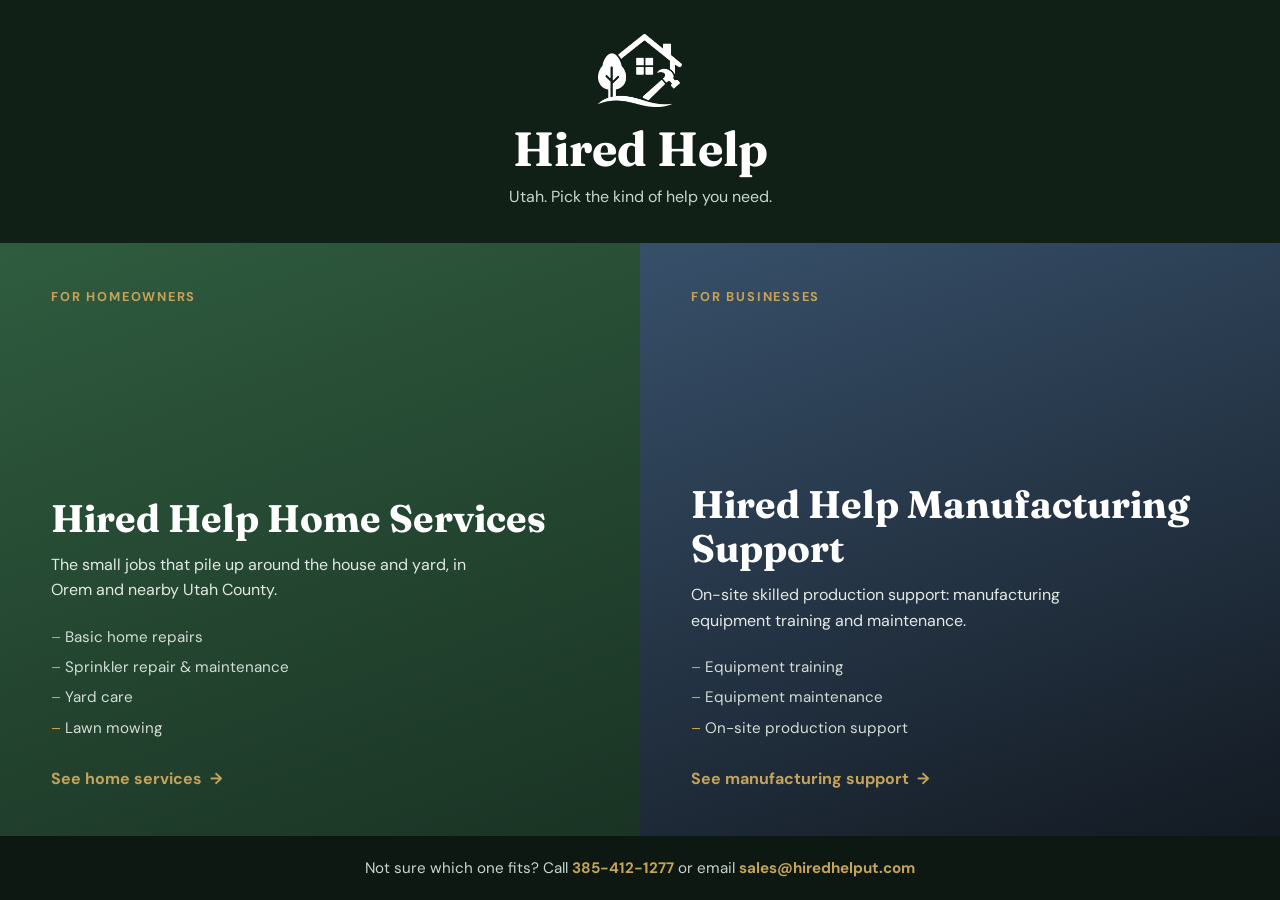
<file: index.html>
<!DOCTYPE html>
<html lang="en">
<head>
<meta charset="UTF-8" />
<meta name="viewport" content="width=device-width, initial-scale=1" />
<title>Hired Help | Home Services &amp; Manufacturing Support in Utah</title>
<meta name="description" content="Hired Help: home repairs, sprinklers, yard care and lawn mowing in Orem and Utah County, plus on-site manufacturing equipment training and maintenance for businesses." />
<link rel="icon" href="favicon.ico" sizes="48x48" />
<link rel="icon" type="image/png" sizes="48x48" href="favicon-48.png" />
<link rel="icon" type="image/png" sizes="192x192" href="icon-192.png" />
<link rel="apple-touch-icon" href="apple-touch-icon.png" />
<link rel="preconnect" href="https://fonts.googleapis.com" />
<link rel="preconnect" href="https://fonts.gstatic.com" crossorigin />
<link href="https://fonts.googleapis.com/css2?family=DM+Sans:wght@400;500;600;700&family=Fraunces:opsz,wght@9..144,500;9..144,700&display=swap" rel="stylesheet" />
<link rel="stylesheet" href="style.css" />
<script src="analytics.js"></script>
</head>
<body class="no-cta">
<main class="hub">
  <div class="hub-top">
    <img src="icon-white.png" alt="Hired Help logo" />
    <h1>Hired Help</h1>
    <p>Utah. Pick the kind of help you need.</p>
  </div>

  <div class="hub-split">
    <a class="door door-home" href="home/index.html">
      <span class="door-tag">For homeowners</span>
      <h2>Hired Help Home Services</h2>
      <p>The small jobs that pile up around the house and yard, in Orem and nearby Utah County.</p>
      <ul>
        <li>Basic home repairs</li>
        <li>Sprinkler repair &amp; maintenance</li>
        <li>Yard care</li>
        <li>Lawn mowing</li>
      </ul>
      <span class="go">See home services <span>&rarr;</span></span>
    </a>

    <a class="door door-mfg" href="manufacturing/index.html">
      <span class="door-tag">For businesses</span>
      <h2>Hired Help Manufacturing Support</h2>
      <p>On-site skilled production support: manufacturing equipment training and maintenance.</p>
      <ul>
        <li>Equipment training</li>
        <li>Equipment maintenance</li>
        <li>On-site production support</li>
      </ul>
      <span class="go">See manufacturing support <span>&rarr;</span></span>
    </a>
  </div>

  <div class="hub-foot">
    Not sure which one fits? Call <a href="tel:+13854121277">385-412-1277</a>
    or email <a href="mailto:sales@hiredhelput.com">sales@hiredhelput.com</a>
  </div>
</main>
</body>
</html>
</file>
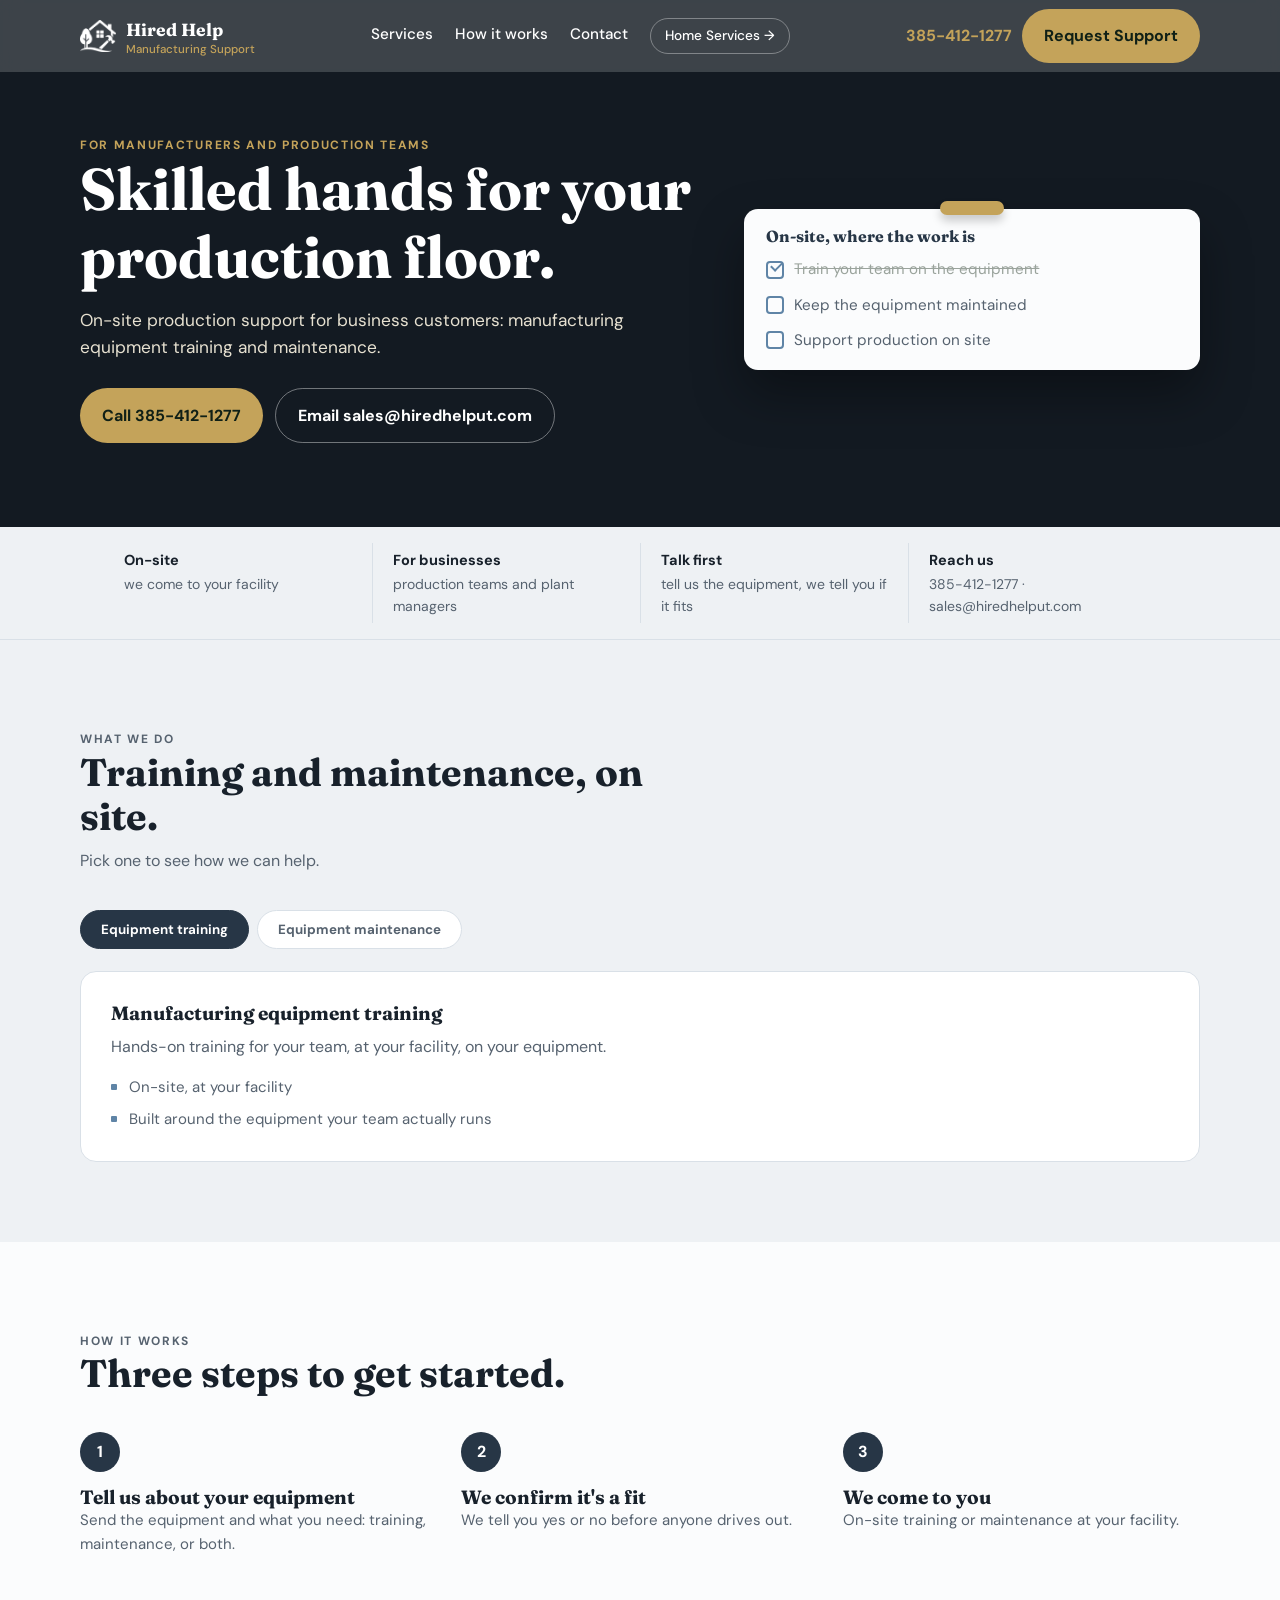
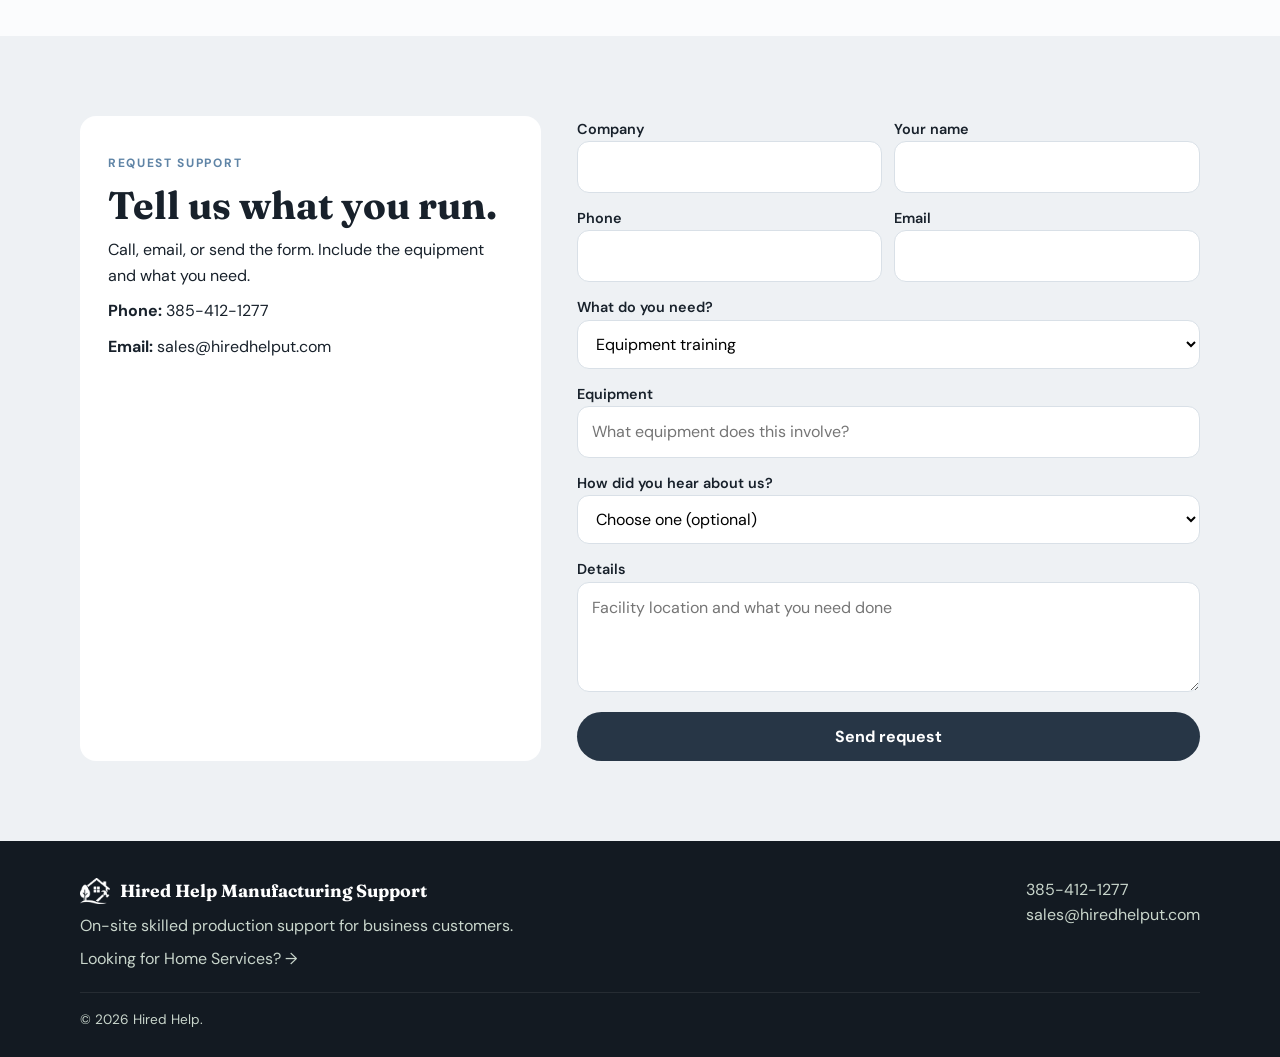
<file: manufacturing/index.html>
<!DOCTYPE html>
<html lang="en">
<head>
<meta charset="UTF-8" />
<meta name="viewport" content="width=device-width, initial-scale=1" />
<title>Hired Help Manufacturing Support | On-Site Equipment Training &amp; Maintenance in Utah</title>
<meta name="description" content="Hired Help Manufacturing Support provides on-site skilled production support for businesses: manufacturing equipment training and maintenance. Call 385-412-1277 or email sales@hiredhelput.com." />
<link rel="icon" href="../favicon.ico" sizes="48x48" />
<link rel="icon" type="image/png" sizes="48x48" href="../favicon-48.png" />
<link rel="icon" type="image/png" sizes="192x192" href="../icon-192.png" />
<link rel="apple-touch-icon" href="../apple-touch-icon.png" />
<link rel="preconnect" href="https://fonts.googleapis.com" />
<link rel="preconnect" href="https://fonts.gstatic.com" crossorigin />
<link href="https://fonts.googleapis.com/css2?family=DM+Sans:wght@400;500;600;700&family=Fraunces:opsz,wght@9..144,500;9..144,700&display=swap" rel="stylesheet" />
<link rel="stylesheet" href="../style.css" />
<script src="../analytics.js"></script>
</head>
<body class="theme-mfg">

<header class="site" id="siteHeader">
  <div class="wrap nav">
    <a class="logo" href="../index.html">
      <img src="../icon-white.png" alt="" />
      <span>Hired Help<small>Manufacturing Support</small></span>
    </a>
    <nav class="nav-links" id="navLinks">
      <a href="#services">Services</a>
      <a href="#how">How it works</a>
      <a href="#contact">Contact</a>
      <a class="switch-link" href="../home/index.html">Home Services &rarr;</a>
    </nav>
    <div class="nav-cta">
      <a class="phone" href="tel:+13854121277">385-412-1277</a>
      <a class="btn btn-gold" href="#contact">Request Support</a>
      <button class="menu-btn" id="menuBtn" aria-label="Open menu">☰</button>
    </div>
  </div>
</header>

<main>
  <section class="hero">
    <div class="wrap hero-grid">
      <div>
        <p class="eyebrow fade-up">For manufacturers and production teams</p>
        <h1 class="fade-up">Skilled hands for your production floor.</h1>
        <p class="lead fade-up">On-site production support for business customers: manufacturing equipment training and maintenance.</p>
        <div class="hero-actions fade-up">
          <a class="btn btn-gold" href="tel:+13854121277">Call 385-412-1277</a>
          <a class="btn btn-outline" href="mailto:sales@hiredhelput.com">Email sales@hiredhelput.com</a>
        </div>
      </div>
      <div class="clipboard fade-up" aria-hidden="true">
        <div class="clip-top"></div>
        <h3>On-site, where the work is</h3>
        <ul class="clip-list" id="clipList">
          <li><span class="clip-box"></span><span>Train your team on the equipment</span></li>
          <li><span class="clip-box"></span><span>Keep the equipment maintained</span></li>
          <li><span class="clip-box"></span><span>Support production on site</span></li>
        </ul>
      </div>
    </div>
  </section>

  <div class="trust">
    <div class="wrap">
      <div class="trust-item"><strong>On-site</strong>we come to your facility</div>
      <div class="trust-item"><strong>For businesses</strong>production teams and plant managers</div>
      <div class="trust-item"><strong>Talk first</strong>tell us the equipment, we tell you if it fits</div>
      <div class="trust-item"><strong>Reach us</strong>385-412-1277 · sales@hiredhelput.com</div>
    </div>
  </div>

  <section class="alt" id="services">
    <div class="wrap">
      <div class="section-head fade-up">
        <p class="eyebrow">What we do</p>
        <h2>Training and maintenance, on site.</h2>
        <p>Pick one to see how we can help.</p>
      </div>
      <div class="tabs fade-up" role="tablist">
        <button class="tab" role="tab" aria-selected="true" data-panel="p-training">Equipment training</button>
        <button class="tab" role="tab" aria-selected="false" data-panel="p-maint">Equipment maintenance</button>
      </div>
      <div class="panel active fade-up" id="p-training">
        <h3>Manufacturing equipment training</h3>
        <p>Hands-on training for your team, at your facility, on your equipment.</p>
        <ul>
          <li>On-site, at your facility</li>
          <li>Built around the equipment your team actually runs</li>
        </ul>
      </div>
      <div class="panel fade-up" id="p-maint">
        <h3>Manufacturing equipment maintenance</h3>
        <p>Skilled on-site maintenance to keep production equipment running.</p>
        <ul>
          <li>On-site, at your facility</li>
          <li>Tell us what you run and we'll confirm it's something we support</li>
        </ul>
      </div>
    </div>
  </section>

  <section id="how">
    <div class="wrap">
      <div class="section-head fade-up">
        <p class="eyebrow">How it works</p>
        <h2>Three steps to get started.</h2>
      </div>
      <div class="steps">
        <div class="step fade-up"><div class="step-mark">1</div><h3>Tell us about your equipment</h3><p>Send the equipment and what you need: training, maintenance, or both.</p></div>
        <div class="step fade-up"><div class="step-mark">2</div><h3>We confirm it's a fit</h3><p>We tell you yes or no before anyone drives out.</p></div>
        <div class="step fade-up"><div class="step-mark">3</div><h3>We come to you</h3><p>On-site training or maintenance at your facility.</p></div>
      </div>
    </div>
  </section>

  <section class="alt" id="contact">
    <div class="wrap contact-grid">
      <div class="info-box fade-up">
        <p class="eyebrow">Request support</p>
        <h2>Tell us what you run.</h2>
        <p>Call, email, or send the form. Include the equipment and what you need.</p>
        <p><strong>Phone:</strong> <a href="tel:+13854121277">385-412-1277</a></p>
        <p><strong>Email:</strong> <a href="mailto:sales@hiredhelput.com">sales@hiredhelput.com</a></p>
      </div>
      <form id="quoteForm" class="fade-up" data-subject="Manufacturing Support request (website)">
        <div class="form-row">
          <div><label for="company">Company</label><input id="company" name="company" required /></div>
          <div><label for="name">Your name</label><input id="name" name="name" required /></div>
        </div>
        <div class="form-row">
          <div><label for="phone">Phone</label><input id="phone" name="phone" type="tel" required /></div>
          <div><label for="email">Email</label><input id="email" name="email" type="email" /></div>
        </div>
        <div>
          <label for="service">What do you need?</label>
          <select id="service" name="service">
            <option>Equipment training</option>
            <option>Equipment maintenance</option>
            <option>Both</option>
            <option>Not sure: asking if you can help</option>
          </select>
        </div>
        <div><label for="equipment">Equipment</label><input id="equipment" name="equipment" placeholder="What equipment does this involve?" /></div>
        <div>
          <label for="source">How did you hear about us?</label>
          <select id="source" name="source">
            <option value="">Choose one (optional)</option>
            <option>Google search</option>
            <option>Google Maps / Business Profile</option>
            <option>Google ad</option>
            <option>Facebook / Instagram</option>
            <option>Referral from a friend or neighbor</option>
            <option>Saw a sign or truck</option>
            <option>Other</option>
          </select>
        </div>
        <div><label for="message">Details</label><textarea id="message" name="message" placeholder="Facility location and what you need done"></textarea></div>
        <button class="btn btn-dark" type="submit">Send request</button>
        <p class="success" id="formSuccess">Your email app should open with the request filled in. Or call 385-412-1277.</p>
      </form>
    </div>
  </section>
</main>

<footer class="site">
  <div class="wrap">
    <div class="foot">
      <div>
        <div class="logo" style="margin-bottom:8px;"><img src="../icon-white.png" alt="" style="width:30px;" /><span style="color:#fff;">Hired Help Manufacturing Support</span></div>
        <p>On-site skilled production support for business customers.</p>
        <p style="margin-top:8px;"><a href="../home/index.html">Looking for Home Services? &rarr;</a></p>
      </div>
      <div>
        <p><a href="tel:+13854121277">385-412-1277</a></p>
        <p><a href="mailto:sales@hiredhelput.com">sales@hiredhelput.com</a></p>
      </div>
    </div>
    <p class="copy">© <span id="year"></span> Hired Help.</p>
  </div>
</footer>

<div class="mobile-cta">
  <a class="btn btn-outline" style="color:var(--steel-950);border-color:var(--steel-950);" href="tel:+13854121277">Call</a>
  <a class="btn btn-dark" href="#contact">Request Support</a>
</div>

<script src="../script.js"></script>
</body>
</html>
</file>
<file: style.css>
:root{
  --green-950:#102016; --green-900:#1a3324; --green-800:#234530; --green-700:#2f5c3f; --green-600:#3d7a52;
  --steel-950:#131a22; --steel-900:#1c2733; --steel-800:#273646; --steel-700:#37506a; --steel-500:#5f84a6;
  --gold:#c4a35a; --gold-hover:#d4b56e;
  --cream:#f6f1e7; --paper:#fffdf8; --ink:#1c241e; --muted:#5b675e; --line:#e4ddd0;
  --brand-dark:var(--green-950); --brand-mid:var(--green-800); --brand-accent:var(--green-600);
  --radius:16px;
}
body.theme-mfg{
  --brand-dark:var(--steel-950); --brand-mid:var(--steel-800); --brand-accent:var(--steel-500);
  --cream:#eef1f4; --line:#d9e0e7; --muted:#56626f; --ink:#18212b; --paper:#fbfcfd;
}
*{box-sizing:border-box;margin:0;padding:0;}
html{scroll-behavior:smooth;}
body{font-family:'DM Sans',system-ui,sans-serif;color:var(--ink);background:var(--paper);line-height:1.6;}
img{max-width:100%;display:block;}
a{color:inherit;text-decoration:none;}
button{font-family:inherit;}
.wrap{width:min(1120px,calc(100% - 40px));margin-inline:auto;}
.eyebrow{letter-spacing:.14em;text-transform:uppercase;font-size:.75rem;font-weight:700;color:var(--brand-accent);}
h1,h2,h3{font-family:'Fraunces',Georgia,serif;line-height:1.15;}
h1{font-size:clamp(2.2rem,4.6vw,3.8rem);}
h2{font-size:clamp(1.7rem,3vw,2.4rem);}
h3{font-size:1.2rem;}
:focus-visible{outline:3px solid var(--gold);outline-offset:2px;}

.btn{display:inline-flex;align-items:center;justify-content:center;gap:8px;border:0;border-radius:999px;padding:14px 22px;font-weight:700;cursor:pointer;transition:.2s ease;font-size:1rem;}
.btn-gold{background:var(--gold);color:var(--green-950);}
.btn-gold:hover{background:var(--gold-hover);transform:translateY(-1px);}
.btn-outline{background:transparent;color:#fff;border:1px solid rgba(255,255,255,.4);}
.btn-outline:hover{background:rgba(255,255,255,.12);}
.btn-dark{background:var(--brand-mid);color:#fff;}
.btn-dark:hover{filter:brightness(1.15);}

/* header */
header.site{position:sticky;top:0;z-index:40;background:rgba(16,32,22,.8);backdrop-filter:blur(10px);color:#fff;transition:background .3s ease;}
body.theme-mfg header.site{background:rgba(19,26,34,.82);}
header.site.scrolled{background:var(--brand-dark);}
.nav{display:flex;align-items:center;justify-content:space-between;min-height:72px;gap:20px;transition:min-height .3s ease;}
header.site.scrolled .nav{min-height:58px;}
.logo{display:flex;align-items:center;gap:10px;font-family:'Fraunces',serif;font-weight:700;font-size:1.1rem;}
.logo img{width:36px;height:auto;flex:none;}
.logo small{display:block;font-family:'DM Sans',sans-serif;font-weight:500;font-size:.72rem;color:var(--gold);line-height:1.1;}
.nav-links{display:flex;gap:22px;align-items:center;font-weight:500;font-size:.95rem;}
.nav-links a{position:relative;padding-bottom:3px;}
.nav-links a::after{content:"";position:absolute;left:0;right:100%;bottom:0;height:1px;background:var(--gold);transition:right .2s ease;}
.nav-links a:hover::after{right:0;}
.nav-links a:hover{color:var(--gold);}
.switch-link{border:1px solid rgba(255,255,255,.35);border-radius:999px;padding:6px 14px !important;font-size:.85rem;}
.switch-link::after{display:none;}
.nav-cta{display:flex;gap:10px;align-items:center;}
.phone{font-weight:700;color:var(--gold);white-space:nowrap;}
.menu-btn{display:none;background:none;border:0;color:#fff;font-size:1.5rem;cursor:pointer;}
@media(max-width:900px){
  .nav-links,.nav-cta .phone{display:none;}
  .nav-links.open{display:flex;flex-direction:column;align-items:flex-start;position:absolute;inset:64px 16px auto;background:var(--brand-mid);padding:18px;border-radius:16px;gap:14px;}
  .menu-btn{display:block;}
}

/* hero (division pages) */
.hero{position:relative;overflow:hidden;color:#fff;padding:64px 0 84px;background:var(--brand-dark);}
.hero.photo::before{content:"";position:absolute;inset:0;z-index:0;background:linear-gradient(180deg,rgba(16,32,22,.82),rgba(16,32,22,.9)),var(--hero-img) center/cover no-repeat;}
.hero-grid{position:relative;z-index:1;display:grid;grid-template-columns:1.15fr .85fr;gap:48px;align-items:center;}
.hero p.lead{max-width:52ch;font-size:1.08rem;color:#e7e1d1;margin:16px 0 26px;}
.hero-actions{display:flex;gap:12px;flex-wrap:wrap;}
.hero .eyebrow{color:var(--gold);}
@media(max-width:860px){.hero-grid{grid-template-columns:1fr;}}
.fade-up{opacity:0;transform:translateY(16px);transition:opacity .6s ease,transform .6s ease;}
.fade-up.in{opacity:1;transform:none;}

.clipboard{background:var(--paper);color:var(--ink);border-radius:14px;padding:22px 22px 18px;box-shadow:0 24px 50px rgba(0,0,0,.35);transform:rotate(-1.2deg);}
.clipboard .clip-top{width:64px;height:14px;background:var(--gold);border-radius:8px;margin:-30px auto 12px;box-shadow:0 6px 10px rgba(0,0,0,.2);}
.clipboard h3{font-size:1rem;color:var(--brand-mid);margin-bottom:12px;}
.clip-list{list-style:none;display:grid;gap:11px;}
.clip-list li{display:flex;align-items:center;gap:10px;font-size:.95rem;color:var(--muted);}
.clip-box{width:18px;height:18px;border:2px solid var(--brand-accent);border-radius:4px;flex:none;position:relative;}
.clip-box::after{content:"";position:absolute;left:3px;top:-1px;width:9px;height:5px;border-left:2px solid var(--brand-accent);border-bottom:2px solid var(--brand-accent);transform:rotate(-45deg) scale(0);transition:transform .25s ease;}
.clip-list li.checked .clip-box::after{transform:rotate(-45deg) scale(1);}
.clip-list li.checked span{text-decoration:line-through;color:#9aa39c;}

/* trust strip */
.trust{background:var(--cream);border-bottom:1px solid var(--line);}
.trust .wrap{display:flex;flex-wrap:wrap;padding:16px 24px;}
.trust-item{flex:1 1 220px;padding:6px 20px;font-size:14px;color:var(--muted);border-left:1px solid var(--line);}
.trust-item:first-child{border-left:none;}
.trust-item strong{display:block;color:var(--ink);font-size:14.5px;}
@media(max-width:700px){.trust-item{border-left:none;border-top:1px solid var(--line);flex:1 1 45%;}}

section{padding:80px 0;}
.section-head{max-width:640px;margin-bottom:36px;}
.section-head p{color:var(--muted);margin-top:10px;}
.alt{background:var(--cream);}

/* services accordion */
.svc-grid{display:grid;grid-template-columns:repeat(2,1fr);gap:18px;}
.svc-card{background:#fff;border:1px solid var(--line);border-radius:var(--radius);padding:22px 24px;transition:box-shadow .2s ease,transform .2s ease;}
.svc-card:hover{box-shadow:0 14px 30px rgba(16,32,22,.08);transform:translateY(-2px);}
.svc-head{display:flex;align-items:center;justify-content:space-between;gap:10px;cursor:pointer;}
.svc-head h3{display:flex;align-items:center;gap:10px;}
.svc-toggle{width:28px;height:28px;border-radius:50%;border:1px solid var(--line);background:var(--cream);display:flex;align-items:center;justify-content:center;flex:none;transition:transform .3s ease,background .2s ease;}
.svc-card[data-open="true"] .svc-toggle{transform:rotate(45deg);background:var(--gold);border-color:var(--gold);}
.svc-visible,.svc-more{list-style:none;display:grid;gap:8px;}
.svc-visible{margin-top:14px;}
.svc-visible li,.svc-more li{color:var(--muted);font-size:14.5px;padding-left:18px;position:relative;}
.svc-visible li::before,.svc-more li::before{content:"";position:absolute;left:0;top:9px;width:6px;height:6px;background:var(--brand-accent);border-radius:1px;}
.svc-more-wrap{display:grid;grid-template-rows:0fr;transition:grid-template-rows .35s ease;}
.svc-more-inner{overflow:hidden;}
.svc-card[data-open="true"] .svc-more-wrap{grid-template-rows:1fr;}
.svc-more{padding-top:8px;}
.svc-note{margin-top:12px;font-size:13.5px;color:var(--muted);border-top:1px dashed var(--line);padding-top:10px;}
.svc-ask{margin-top:20px;font-size:14.5px;color:var(--muted);text-align:center;}
@media(max-width:760px){.svc-grid{grid-template-columns:1fr;}}

/* why */
.why{display:grid;grid-template-columns:1fr 1fr;gap:44px;align-items:center;}
.why img{border-radius:18px;height:340px;width:100%;object-fit:cover;}
.checks{margin-top:16px;display:grid;gap:12px;}
.checks li{list-style:none;padding-left:26px;position:relative;color:var(--muted);}
.checks li::before{content:"✓";position:absolute;left:0;color:var(--brand-accent);font-weight:800;}
@media(max-width:820px){.why{grid-template-columns:1fr;}.why img{height:240px;}}

/* gallery */
.gallery{display:grid;grid-template-columns:repeat(3,1fr);gap:18px;}
.gallery figure{position:relative;overflow:hidden;border-radius:14px;cursor:pointer;}
.gallery img{width:100%;height:230px;object-fit:cover;transition:transform .4s ease;}
.gallery figure:hover img{transform:scale(1.06);}
.gallery figcaption{position:absolute;inset:auto 0 0 0;padding:12px 14px;background:linear-gradient(transparent,rgba(16,32,22,.85));color:#fff;font-weight:600;font-size:14px;}
@media(max-width:760px){.gallery{grid-template-columns:1fr;}}
.lightbox{position:fixed;inset:0;background:rgba(16,32,22,.92);z-index:100;display:none;align-items:center;justify-content:center;padding:24px;}
.lightbox.open{display:flex;}
.lightbox img{max-width:min(900px,92vw);max-height:80vh;border-radius:10px;}
.lightbox-close{position:absolute;top:20px;right:26px;color:#fff;font-size:2rem;background:none;border:0;cursor:pointer;line-height:1;}
.lightbox-cap{position:absolute;bottom:26px;color:#e7e1d1;font-size:14px;}

/* areas */
.area-chip-row{display:flex;flex-wrap:wrap;gap:10px;margin-top:22px;}
.area-chip{border:1px solid var(--line);background:#fff;border-radius:999px;padding:9px 16px;font-size:14px;font-weight:600;cursor:pointer;transition:.2s ease;}
.area-chip.primary{background:var(--brand-mid);color:#fff;border-color:var(--brand-mid);}
.area-chip:hover{background:var(--gold);border-color:var(--gold);color:var(--green-950);}

/* manufacturing tabs */
.tabs{display:flex;gap:8px;margin-bottom:22px;flex-wrap:wrap;}
.tab{border:1px solid var(--line);background:#fff;border-radius:999px;padding:10px 20px;font-weight:700;cursor:pointer;color:var(--muted);transition:.2s ease;}
.tab[aria-selected="true"]{background:var(--brand-mid);border-color:var(--brand-mid);color:#fff;}
.panel{display:none;background:#fff;border:1px solid var(--line);border-radius:var(--radius);padding:30px;}
.panel.active{display:block;animation:pop .3s ease;}
.panel h3{margin-bottom:10px;}
.panel p{color:var(--muted);max-width:62ch;}
.panel ul{margin-top:16px;display:grid;gap:8px;list-style:none;}
.panel li{padding-left:18px;position:relative;color:var(--muted);font-size:15px;}
.panel li::before{content:"";position:absolute;left:0;top:9px;width:6px;height:6px;background:var(--brand-accent);border-radius:1px;}
.steps{display:grid;grid-template-columns:repeat(3,1fr);gap:24px;}
.step-mark{width:40px;height:40px;border-radius:50%;background:var(--brand-mid);color:#fff;display:flex;align-items:center;justify-content:center;font-weight:700;margin-bottom:14px;}
.step p{color:var(--muted);font-size:15px;}
@media(max-width:760px){.steps{grid-template-columns:1fr;}}

/* contact */
.contact-grid{display:grid;grid-template-columns:.85fr 1.15fr;gap:36px;}
.info-box{background:var(--cream);border-radius:var(--radius);padding:28px;}
.alt .info-box{background:#fff;}
.info-box p{margin:10px 0;}
form{display:grid;gap:12px;}
label{font-weight:600;font-size:.9rem;}
input,select,textarea{width:100%;border:1px solid var(--line);border-radius:12px;padding:12px 14px;font:inherit;background:#fff;transition:border-color .2s ease,box-shadow .2s ease;}
input:focus,select:focus,textarea:focus{border-color:var(--brand-accent);box-shadow:0 0 0 3px rgba(61,122,82,.15);}
textarea{min-height:110px;resize:vertical;}
.form-row{display:grid;grid-template-columns:1fr 1fr;gap:12px;}
.success{display:none;background:#e7f4ea;border:1px solid #b7d8c0;color:var(--green-800);padding:12px 14px;border-radius:12px;}
.success.show{display:block;animation:pop .3s ease;}
@keyframes pop{from{opacity:0;transform:translateY(-4px);}to{opacity:1;transform:none;}}
@media(max-width:820px){.contact-grid,.form-row{grid-template-columns:1fr;}}

/* footer */
footer.site{background:var(--brand-dark);color:#c9d6cc;padding:36px 0 26px;}
.foot{display:flex;justify-content:space-between;gap:22px;flex-wrap:wrap;padding-bottom:20px;border-bottom:1px solid rgba(255,255,255,.08);}
.foot a:hover{color:var(--gold);}
.copy{margin-top:16px;font-size:.85rem;}

/* mobile CTA */
.mobile-cta{display:none;position:fixed;bottom:0;left:0;right:0;z-index:60;background:#fff;border-top:1px solid var(--line);padding:10px 16px;gap:10px;box-shadow:0 -6px 16px rgba(0,0,0,.08);}
@media(max-width:900px){.mobile-cta{display:flex;}body{padding-bottom:64px;}}
.mobile-cta a{flex:1;text-align:center;}

/* ---------- HUB ---------- */
.hub{min-height:100vh;display:flex;flex-direction:column;background:var(--green-950);color:#fff;}
.hub-top{padding:34px 20px 8px;text-align:center;}
.hub-top img{width:84px;margin:0 auto 14px;}
.hub-top h1{font-size:clamp(2rem,4vw,3rem);}
.hub-top p{color:#c9d6cc;margin-top:8px;}
.hub-split{flex:1;display:flex;gap:0;min-height:460px;margin-top:26px;}
.door{flex:1;display:flex;flex-direction:column;justify-content:flex-end;padding:44px clamp(24px,4vw,64px);position:relative;overflow:hidden;transition:flex .5s ease;}
.door:hover,.door:focus-visible{flex:1.35;}
.door-home{background:linear-gradient(160deg,#2f5c3f,#1a3324);}
.door-mfg{background:linear-gradient(160deg,#37506a,#131a22);}
.door h2{font-size:clamp(1.7rem,3vw,2.5rem);margin-bottom:12px;color:#fff;}
.door p{max-width:40ch;color:#e3e9e5;margin-bottom:22px;}
.door ul{list-style:none;display:grid;gap:6px;margin-bottom:26px;color:#d3dcd6;font-size:.95rem;}
.door li::before{content:"–  ";color:var(--gold);}
.door .go{display:inline-flex;align-items:center;gap:8px;font-weight:700;color:var(--gold);}
.door .go span{transition:transform .25s ease;}
.door:hover .go span{transform:translateX(6px);}
.door-tag{margin-bottom:auto;padding-bottom:18px;font-size:.8rem;font-weight:700;letter-spacing:.14em;text-transform:uppercase;color:var(--gold);}
.hub-foot{padding:20px;text-align:center;color:#c9d6cc;font-size:.95rem;background:rgba(0,0,0,.25);}
.hub-foot a{color:var(--gold);font-weight:700;}
@media(max-width:820px){.hub-split{flex-direction:column;}.door{min-height:320px;}.door:hover{flex:1;}}

@media (prefers-reduced-motion:reduce){
  html{scroll-behavior:auto;}
  *{transition-duration:.001ms !important;animation-duration:.001ms !important;}
}

body.no-cta{padding-bottom:0 !important;}
</file>
